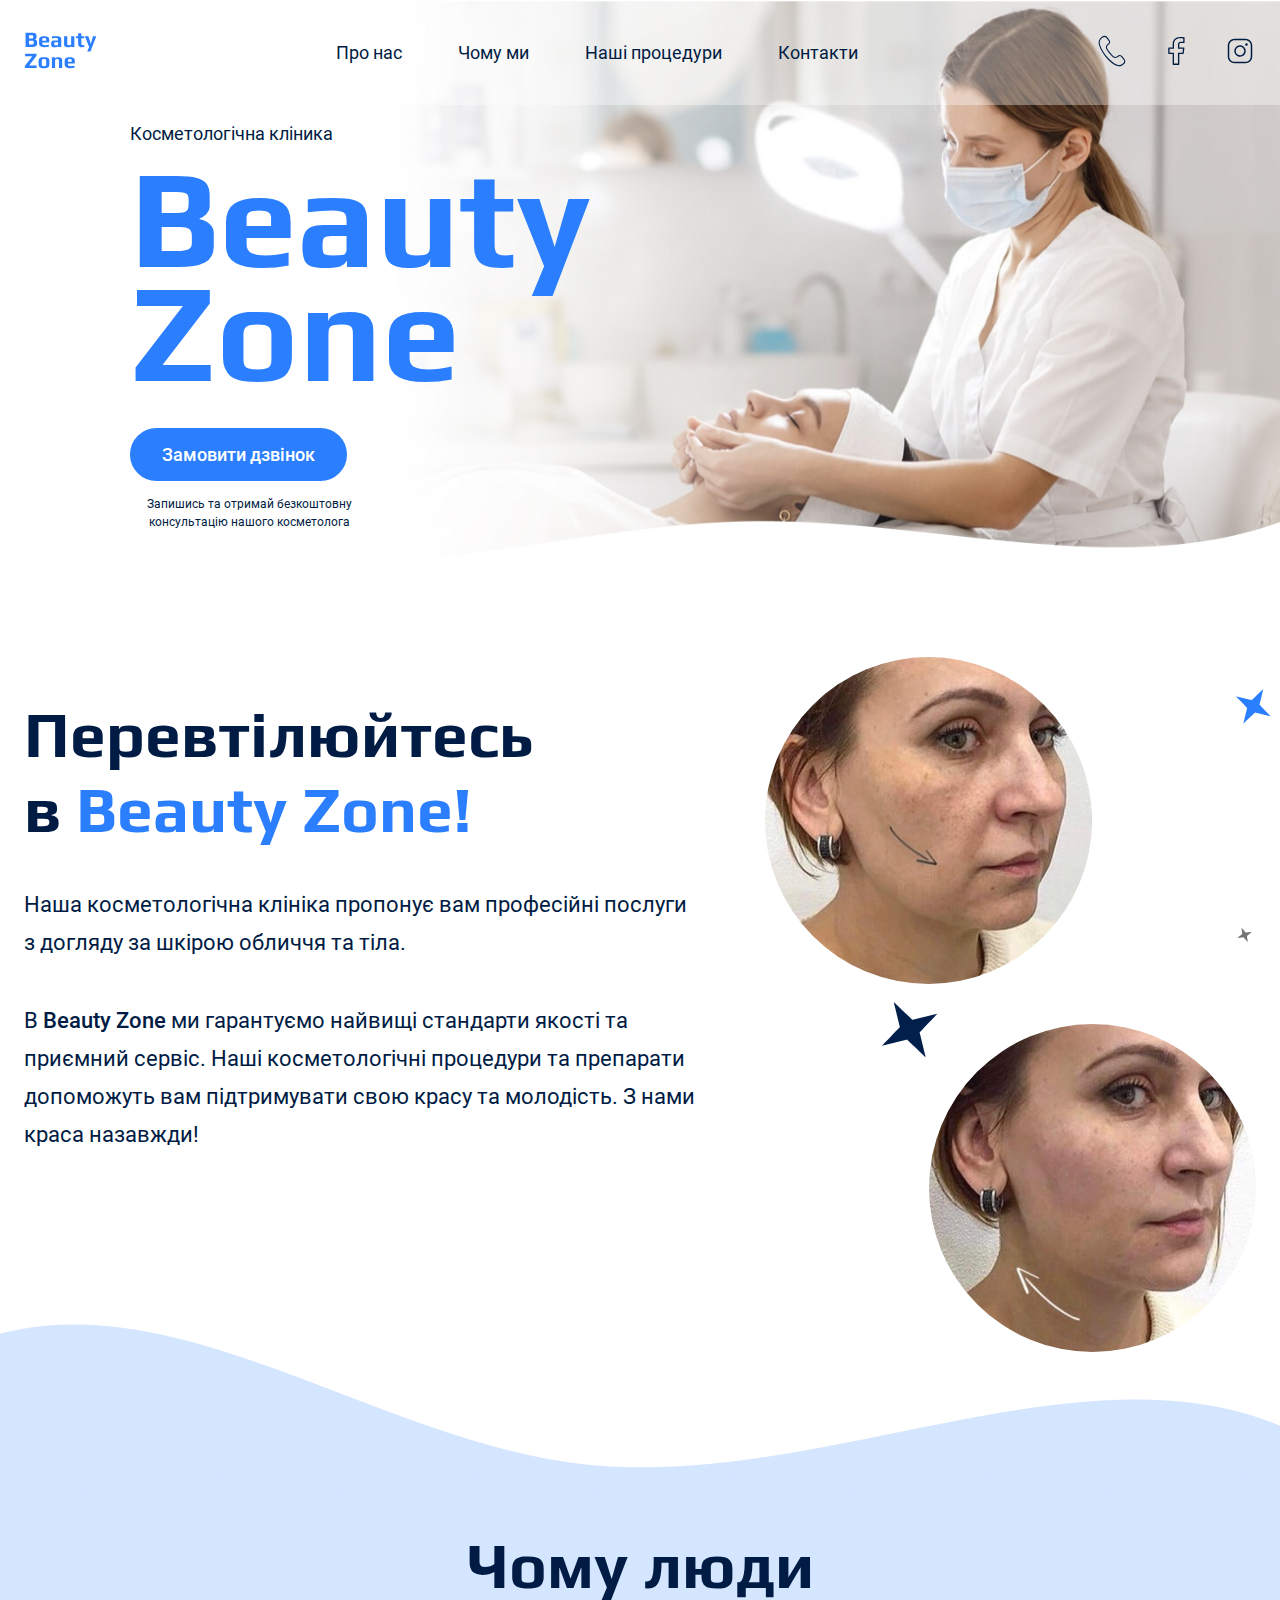
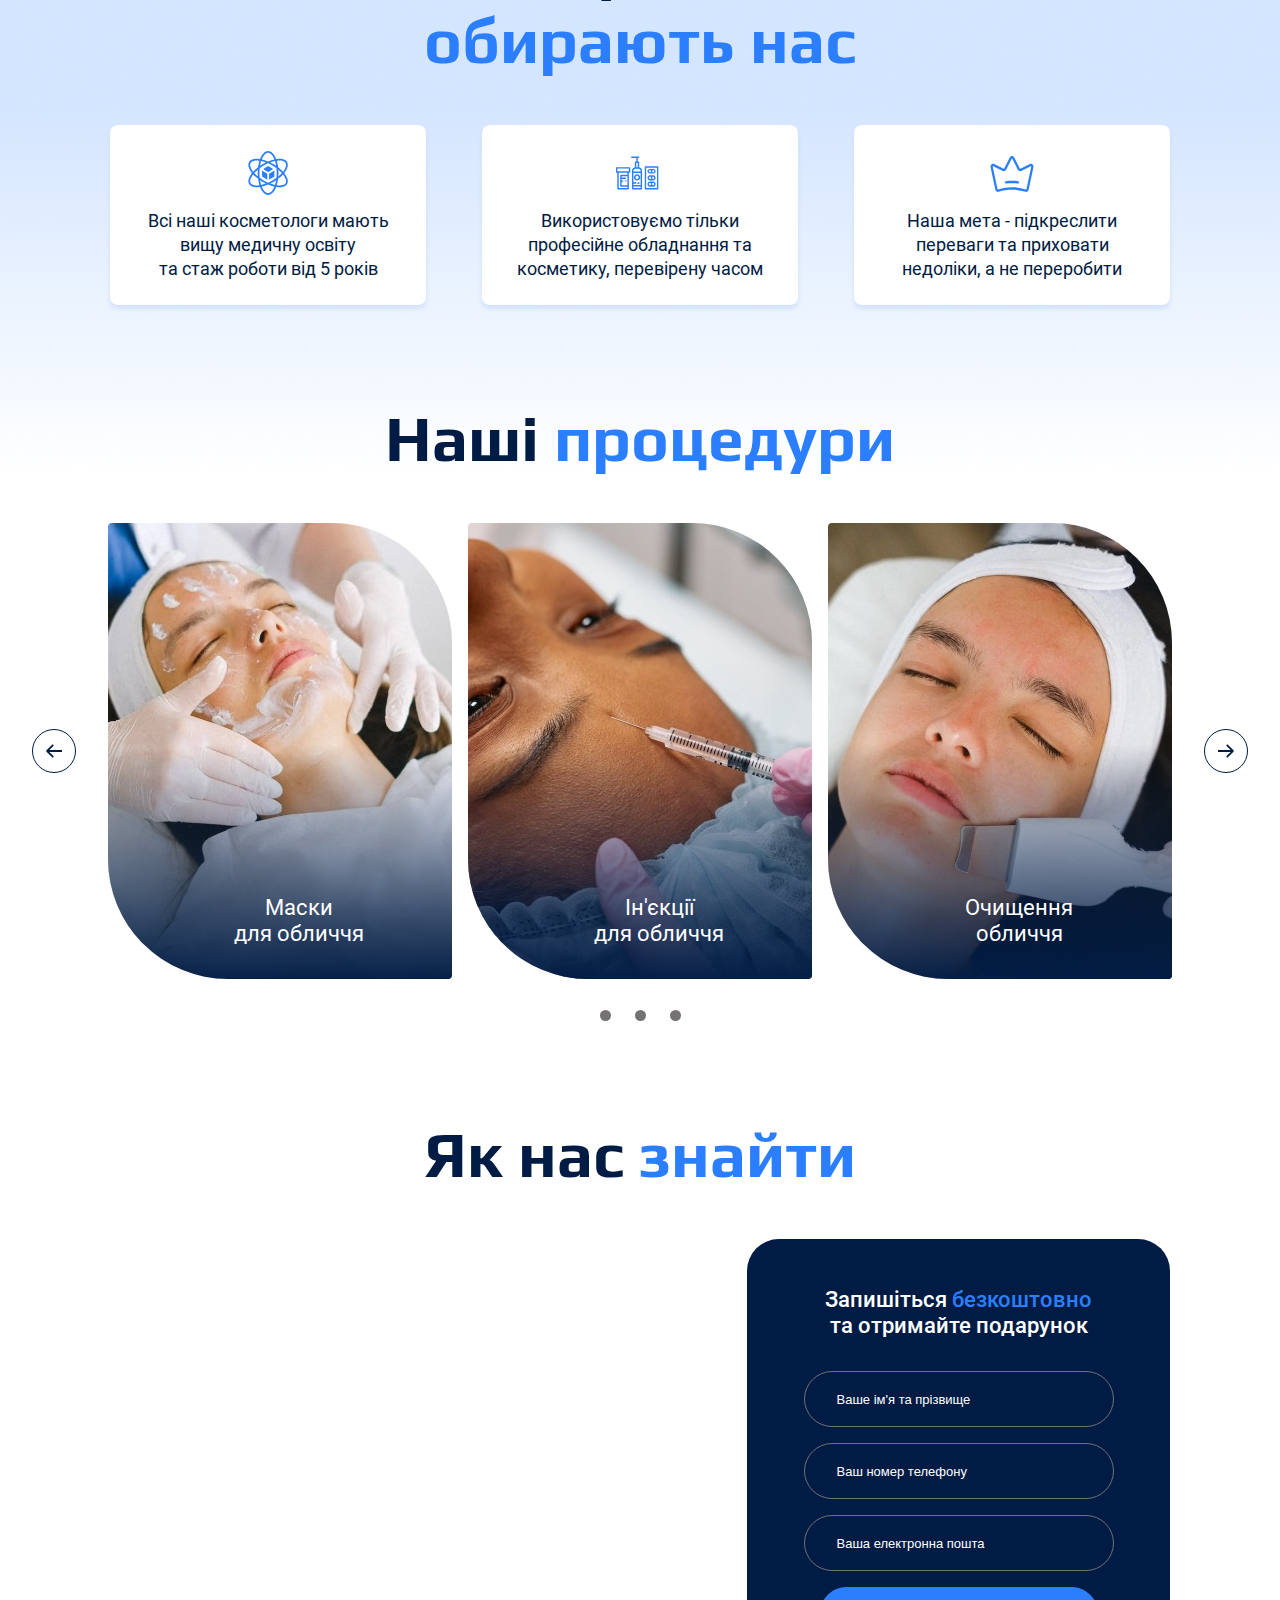
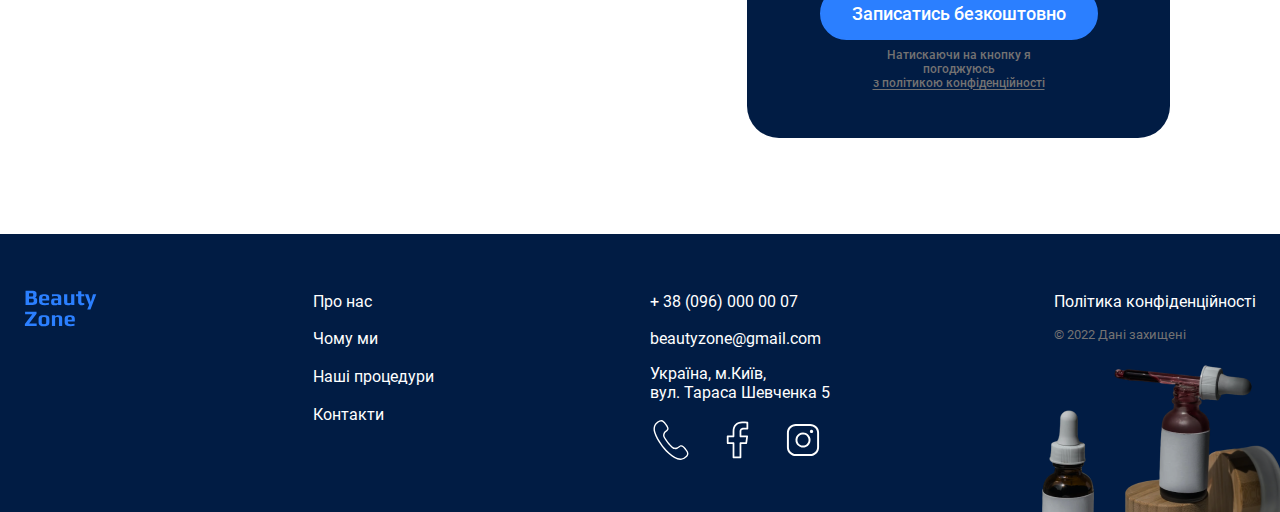
<file: index.html>
<!DOCTYPE html>
<html lang="uk">
  <head>
    <meta charset="UTF-8" />
    <!-- <meta http-equiv="X-UA-Compatible" content="IE=edge" /> -->
    <meta name="viewport" content="width=device-width, initial-scale=1.0" />
    <title>Косметологічна кліника</title>

    <!-- <link
      href="https://fonts.googleapis.com/css2?family=Play:wght@400;700&family=Roboto:wght@400;500;700&display=swap"
      rel="stylesheet"
    /> -->

    <link rel="stylesheet" href="./css/ctyles.css" />
  </head>

  <body>
    <header class="header">
      <div class="container">
        <div class="header-container">
          <nav class="header-nav">
            <a href="#">
              <img src="./images/logo.svg" alt="Логотип косметичної клініки" />
            </a>
            <ul class="header-menu">
              <li>
                <a class="header-link" href="#invitation-section">Про нас</a>
              </li>
              <li>
                <a class="header-link" href="#advantages-section">Чому ми</a>
              </li>
              <li>
                <a class="header-link" href="#procedure-section"
                  >Наші процедури</a
                >
              </li>
              <li>
                <a class="header-link" href="#contact-section">Контакти</a>
              </li>
            </ul>
          </nav>
          <address>
            <div class="header-adr">
              <a href="tel:+380960000007">
                <svg class="header-icon">
                  <use href="./images/icons.svg#icon-telephone"></use>
                </svg>
              </a>
              <a href="https://facebook.com" target="_blank">
                <svg class="header-icon">
                  <use href="./images/icons.svg#icon-facebook"></use>
                </svg>
              </a>
              <a href="https://instagram.com" target="_blank">
                <svg class="header-icon">
                  <use href="./images/icons.svg#icon-instagram"></use>
                </svg>
              </a>
            </div>
          </address>
        </div>
      </div>
    </header>

    <main>
      <section class="hero-section">
        <div class="container">
          <div class="hero-container">
            <p class="main-title">Косметологічна кліника</p>
            <h1 class="hero-title" lang="en">Beauty <br />Zone</h1>
            <div class="main-batton">
              <button class="modal-btn-open button" type="button">
                Замовити дзвінок
              </button>
              <p class="main-invit">
                Запишись та отримай безкоштовну консультацію нашого косметолога
              </p>
            </div>
          </div>
        </div>
      </section>

      <section class="invitation-section section" id="invitation-section">
        <div class="container">
          <div class="invitation-container">
            <div class="invitation-content">
              <h2 class="invitation-title section-title">
                Перевтілюйтесь в <span class="accent-brand">Beauty Zone!</span>
              </h2>
              <p class="invitation-text">
                Наша косметологічна клініка пропонує вам професійні послуги
                <br />з догляду за шкірою обличчя та тіла.
              </p>
              <p class="invitation-text">
                B <span class="accent">Beauty Zone</span> ми гарантуємо найвищі
                стандарти якості та приємний сервіс. Наші косметологічні
                процедури та препарати допоможуть вам підтримувати свою красу та
                молодість. З нами краса назавжди!
              </p>
            </div>
            <div class="invitation-images">
              <img
                class="invitation-face"
                src="./images/face-before.jpg"
                alt="Обличчя дівчини до процедури"
              />
              <img
                class="invitation-face"
                src="./images/face-after.jpg"
                alt="Обличчя дівчини після процедури"
              />
            </div>
            <div class="invitation-star1">
              <img src="./images/star1.png" alt="Велика зірочка" />
            </div>
            <div class="invitation-star2">
              <img src="./images/star2.png" alt="Середня зірочка" />
            </div>
            <div class="invitation-star3">
              <img src="./images/star3.png" alt="Маленька зірочка" />
            </div>
          </div>
        </div>
      </section>

      <section class="advantages-section section" id="advantages-section">
        <div class="container">
          <div class="advantages-container">
            <h2 class="section-title advantages-title centered">
              Чому люди <span class="accent-brand">обирають нас</span>
            </h2>
            <ul class="advantages-list">
              <li class="advantages-item">
                <svg class="advantages-icon">
                  <use href="./images/icons.svg#icon-materials"></use>
                </svg>
                <p class="advantages-text">
                  Всі наші косметологи мають вищу медичну освіту <br />та стаж
                  роботи від 5 років
                </p>
              </li>
              <li class="advantages-item">
                <svg class="advantages-icon">
                  <use href="./images/icons.svg#icon-medicinecosmetics"></use>
                </svg>
                <p class="advantages-text">
                  Використовуємо тільки професійне обладнання та косметику,
                  перевірену часом
                </p>
              </li>
              <li class="advantages-item">
                <svg class="advantages-icon">
                  <use href="./images/icons.svg#icon-crown-light"></use>
                </svg>
                <p class="advantages-text">
                  Наша мета - підкреслити переваги та приховати недоліки, а не
                  переробити
                </p>
              </li>
            </ul>
          </div>
        </div>
      </section>

      <section class="section" id="procedure-section">
        <div class="container">
          <h2 class="section-title procedure-title centered">
            Наші <span class="accent-brand">процедури</span>
          </h2>
          <div class="procedure-container">
            <button class="carousel-button" type="button">
              <svg width="16px" height="16px">
                <use href="./images/icons.svg#icon-arrow"></use>
              </svg>
            </button>
            <ul class="procedure-list">
              <li class="procedure-item">
                <article class="procedure-card">
                  <img
                    class="procedure-photo"
                    src="./images/maska.jpg"
                    alt="Процедура-маска"
                  />
                  <div class="procedure-fog">
                    <h3 class="procedure-text">Маски <br />для обличчя</h3>
                  </div>
                </article>
              </li>
              <li class="procedure-item">
                <article class="procedure-card">
                  <img
                    class="procedure-photo"
                    src="./images/injections.jpg"
                    alt="Процедура-ін'єкції"
                  />
                  <div class="procedure-fog">
                    <h3 class="procedure-text">Ін'єкції <br />для обличчя</h3>
                  </div>
                </article>
              </li>
              <li class="procedure-item">
                <article class="procedure-card">
                  <img
                    class="procedure-photo"
                    src="./images/cleaning.jpg"
                    alt="Процедура-очищення"
                  />
                  <div class="procedure-fog">
                    <h3 class="procedure-text">Очищення обличчя</h3>
                  </div>
                </article>
              </li>
            </ul>
            <button class="carousel-button next" type="button">
              <svg width="16px" height="16px">
                <use href="./images/icons.svg#icon-arrow"></use>
              </svg>
            </button>
          </div>
          <div class="procedure-desk">
            <div class="procedure-dot"></div>
            <div class="procedure-dot"></div>
            <div class="procedure-dot"></div>
          </div>
        </div>
      </section>

      <section class="contact-section section" id="contact-section">
        <div class="container">
          <h2 class="section-title contact-title centered">
            Як нас <span class="accent-brand">знайти</span>
          </h2>
          <div class="contact-container">
            <iframe
              class="contact-map"
              src="https://www.google.com/maps/embed?pb=!1m18!1m12!1m3!1d2540.932390054525!2d30.515600376011946!3d50.44235998794697!2m3!1f0!2f0!3f0!3m2!1i1024!2i768!4f13.1!3m3!1m2!1s0x40d4cef8b5f6338d%3A0x25c7f06ad686451c!2z0LHRg9C7LiDQotCw0YDQsNGB0LAg0KjQtdCy0YfQtdC90LrQviwgNSwg0JrQuNC10LIsIDAyMDAw!5e0!3m2!1sru!2sua!4v1704843495566!5m2!1sru!2sua"
              width="605"
              height="481"
              style="border: 0"
              allowfullscreen=""
              loading="lazy"
              referrerpolicy="no-referrer-when-downgrade"
            ></iframe>
            <div class="contact-form">
              <p class="modal-text">
                Запишіться <span class="accent-brand">безкоштовно</span> та
                отримайте подарунок
              </p>
              <!-- <form action="" name="modal-form" autocomplete="off" novalidate> -->
              <form name="modal-form" autocomplete="off">
                <div class="contact-fied">
                  <label class="form-label visualy-hidden" for="user-name"
                    >Ім'я</label
                  >
                  <input
                    class="form-input"
                    type="text"
                    name="username"
                    id="user-name"
                    placeholder="Ваше ім'я та прізвище"
                    pattern="^[Є-ЯҐа-їґ]+\s[Є-ЯҐа-їґ]+$"
                    maxlength="21"
                    required
                  />
                </div>
                <div class="contact-fied">
                  <label class="form-label visualy-hidden" for="user-tel"
                    >Телефон</label
                  >
                  <input
                    class="form-input"
                    type="tel"
                    name="usertel"
                    id="user-tel"
                    placeholder="Ваш номер телефону"
                    pattern="^\+[0-9]{12}"
                    required
                  />
                </div>
                <div class="contact-fied">
                  <label class="form-label visualy-hidden" for="user-email"
                    >email</label
                  >
                  <input
                    class="form-input"
                    type="email"
                    name="useremail"
                    id="user-email"
                    placeholder="Ваша електронна пошта"
                    required
                  />
                </div>
                <button class="form-button button" type="submit">
                  Записатись безкоштовно
                </button>
                <p class="contact-terms">
                  Натискаючи на кнопку я погоджуюсь
                  <a
                    class="form-terms-link"
                    href="politika.html"
                    target="_blank"
                    >з політикою конфіденційності
                  </a>
                </p>
              </form>
            </div>
          </div>
        </div>
      </section>
    </main>

    <footer class="footer">
      <div class="container">
        <div class="footer-container">
          <nav class="footer-nav">
            <div class="footer-logo">
              <a href="#">
                <img
                  src="./images/logo.svg"
                  alt="Логотип косметичної клініки"
                />
              </a>
            </div>
            <ul class="footer-menu">
              <li>
                <a class="footer-link" href="#invitation-section">Про нас</a>
              </li>
              <li>
                <a class="footer-link" href="#advantages-section">Чому ми</a>
              </li>
              <li>
                <a class="footer-link" href="#procedure-section"
                  >Наші процедури</a
                >
              </li>
              <li>
                <a class="footer-link last" href="#contact-section">Контакти</a>
              </li>
            </ul>
          </nav>
          <div class="footer-adress">
            <address class="adress-list">
              <ul>
                <li>
                  <a class="footer-link" href="tel:+380960000007"
                    >+ 38 (096) 000 00 07</a
                  >
                </li>
                <li>
                  <a class="footer-link" href="mailto:beautyzone@gmail.com"
                    >beautyzone@gmail.com</a
                  >
                </li>
                <li>
                  <a
                    class="footer-link"
                    href="https://maps.app.goo.gl/9SvsVYdLeDnGmzAJ8"
                    target="_blank"
                    >Україна, м.Київ,<br />вул. Тараса Шевченка 5
                  </a>
                </li>
              </ul>
              <div class="footer-social">
                <a href="tel:+380960000007">
                  <svg class="footer-icon">
                    <use href="./images/icons.svg#icon-telephone"></use>
                  </svg>
                </a>
                <a href="https://facebook.com" target="_blank">
                  <svg class="footer-icon">
                    <use href="./images/icons.svg#icon-facebook"></use>
                  </svg>
                </a>
                <a href="https://instagram.com" target="_blank">
                  <svg class="footer-icon">
                    <use href="./images/icons.svg#icon-instagram"></use>
                  </svg>
                </a>
              </div>
            </address>
            <div>
              <a class="footer-link" href="politika.html" target="_blank">
                Політика конфіденційності
              </a>
              <p class="addrescopyright">&copy; 2022 Дані захищені</p>
            </div>
          </div>
        </div>
      </div>
    </footer>

    <div class="backdrop is-hidden">
      <div class="modal">
        <!-- <button class="modal-btn-close" type="button">Close</button> -->
        <button class="modal-btn-close" type="button">
          <svg width="16px" height="16px">
            <use href="./images/icons.svg#icon-close"></use>
          </svg>
        </button>
        <h2 class="modal-title section-title centered">Замовити дзвінок</h2>
        <p class="modal-text">
          Запишіться <span class="accent-brand">безкоштовно</span> та отримайте
          подарунок
        </p>
        <!-- <form action="" name="modal-form" autocomplete="off" novalidate> -->
        <form name="modal-form" autocomplete="off">
          <div class="form-fied">
            <label class="form-label visualy-hidden" for="user-name"
              >Ім'я</label
            >
            <input
              class="form-input"
              type="text"
              name="username"
              id="user-name"
              placeholder="Ваше ім'я та прізвище"
              pattern="^[Є-ЯҐа-їґ]+\s[Є-ЯҐа-їґ]+$"
              maxlength="21"
              required
            />
          </div>
          <div class="form-fied">
            <label class="form-label visualy-hidden" for="user-tel"
              >Телефон</label
            >
            <input
              class="form-input"
              type="tel"
              name="usertel"
              id="user-tel"
              placeholder="Ваш номер телефону"
              pattern="^\+[0-9]{12}"
              required
            />
          </div>
          <div class="form-fied">
            <label class="form-label visualy-hidden" for="user-email"
              >email</label
            >
            <input
              class="form-input"
              type="email"
              name="useremail"
              id="user-email"
              placeholder="Ваша електронна пошта"
              required
            />
          </div>
          <button class="form-button button" type="submit">
            Записатись безкоштовно
          </button>
          <p class="form-terms">
            Натискаючи на кнопку я погоджуюсь
            <a class="form-terms-link" href="politika.html" target="_blank"
              >з політикою конфіденційності
            </a>
          </p>
        </form>
      </div>
    </div>

    <script src="./js/modal.js"></script>
  </body>
</html>
</file>
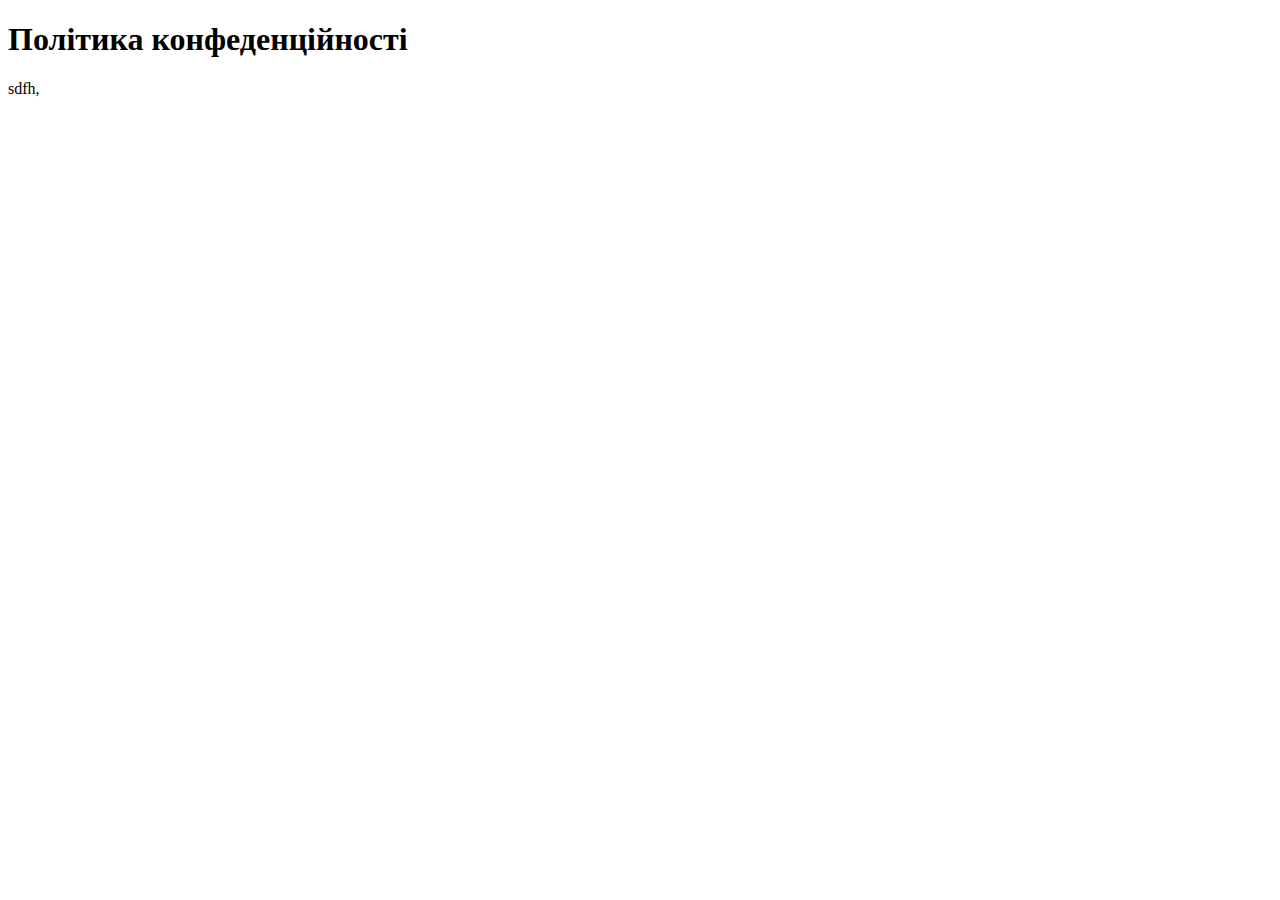
<file: politika.html>
<!DOCTYPE html>
<html lang="en">
  <head>
    <meta charset="UTF-8" />
    <meta name="viewport" content="width=device-width, initial-scale=1.0" />
    <title>Document</title>
  </head>
  <body>
    <h1>Політика конфеденційності</h1>
    <p>sdfh,</p>
  </body>
</html>
</file>
<file: css/ctyles.css>
@font-face {
  font-display: swap;
  font-family: 'Play';
  font-weight: 400;
  src: url('../fonts/play-v19-cyrillic_latin-regular.woff2') format('woff2');
}
@font-face {
  font-display: swap;
  font-family: 'Play';
  font-weight: 700;
  src: url('../fonts/play-v19-cyrillic_latin-700.woff2') format('woff2');
}

@font-face {
  font-display: swap;
  font-family: 'Roboto';
  font-weight: 400;
  src: url('../fonts/roboto-v30-cyrillic_latin-regular.woff2') format('woff2');
}
@font-face {
  font-display: swap;
  font-family: 'Roboto';
  font-weight: 500;
  src: url('../fonts/roboto-v30-cyrillic_latin-500.woff2') format('woff2');
}
@font-face {
  font-display: swap;
  font-family: 'Roboto';
  font-weight: 700;
  src: url('../fonts/roboto-v30-cyrillic_latin-700.woff2') format('woff2');
}

:root {
  --color-primary-light: #ffffff;
  --color-primary-brand: #2b7fff;
  --color-primary-dark: #011c44;
  --color-secondary-brand: #011f4a;
  --color-secondary-dark: #4a4a4a;
  --color-secondary-normal: #747272;
  --color-secondary-solary: #ffd02b;
  --color-secondary-black: #000000;
}

/* Basic */
*,
*::before,
*::after {
  box-sizing: border-box;
}

body {
  color: var(--color-primary-dark);
  background-color: var(--color-primary-light);
  font-family: 'Roboto', sans-serif;
  font-weight: 400;
  font-size: 18px;
  line-height: 1.17;
  margin: 0;

  background-image: url(../images/background2.png);
  background-position: center 1324px;
  background-repeat: no-repeat;
  width: 100%;
}

h1,
h2,
h3,
h4,
h5,
h6,
p {
  margin-top: 0px;
}

a {
  display: inline-block;
}

.accent-brand {
  color: var(--color-primary-brand);
}

address {
  font-style: normal;
}

ul {
  margin: 0;
  padding: 0;
  list-style-type: none;
}

.visualy-hidden {
  position: absolute;
  left: -10000px;
  top: auto;
  width: 1px;
  height: 1px;
  overflow: hidden;
}

.section {
  padding: 48px 0px;
  /* border: 1px solid yellow;  remove */
}

.container {
  width: 100%;
  max-width: 1288px;
  margin: 0 auto;
  padding: 0 24px;
  /* border: 1px solid black; remove */
}

/* Button */
.button {
  padding: 14px 30px;
  background-color: var(--color-primary-brand);
  border: 2px solid var(--color-primary-brand);
  border-radius: 32px;
  color: var(--color-primary-light);
  font-family: Roboto, sans-serif;
  font-weight: 500;
  font-size: 18px;
  line-height: 1.17;
  /* word-spacing: 10px; */
  cursor: pointer;
  transition: background-color 0.2s, color 0.2s;
}

.button:hover {
  background-color: transparent;
  color: var(--color-primary-dark);
}

/* Link */
.header-link {
  color: var(--color-primary-dark);
  text-decoration: none;
  font-weight: 400;
  transition: color 0.2s;
}

.header-link:hover {
  color: var(--color-primary-brand);
  transform: scale(1.1);
  /* font-weight: 700; */
}

/* Header */
.header {
  /* z-index: 2; */
  position: absolute;
  /* position: fixed;  remove */
  top: 0;
  left: 0;
  width: 100%;
  background-color: rgba(255, 255, 255, 0.35);
  padding-top: 32px;
  padding-bottom: 32px;
}

.header-container {
  display: flex;
  align-items: center;
  gap: 40px;
}

.header-nav {
  display: flex;
  align-items: center;
  flex-grow: 1;
  gap: 40px;
}

.header-menu {
  display: flex;
  gap: 56px;
  flex-grow: 1;
  justify-content: center;
}

.header-adr {
  display: flex;
  gap: 32px;
  align-items: center;
}

.header-icon {
  width: 32px;
  height: 32px;
  fill: var(--color-primary-dark);
  transition: fill 0.2s;
}

.header-icon:hover {
  fill: var(--color-primary-brand);
}

/* Hero section */
.hero-section {
  padding: 123px 0 78px 0;
  background-image: url(../images/beuty-fon.jpg);
  background-position: 38px 1px;
  background-repeat: no-repeat;
  background-size: cover;
  /* background-attachment: fixed; */
  /* border: 1px solid red; remove*/
}

/* .hero-section {
  background-image: linear-gradient(
      180.05deg,
      rgba(1, 28, 68, 0) 48.53%,
      rgba(1, 28, 68, 0.725825) 84.61%,
      #011c44 101.39%
    ),
    url(../images/beauty-zone.jpg);
} */

.hero-container {
  padding-left: 106px;
  /* border: 1px solid #fd4ad1; remove */
}

.main-title {
  margin-bottom: 16px;
}

.hero-title {
  /* width: 529px; */
  font-family: Play, sans-serif;
  font-weight: 700;
  font-size: 140px;
  line-height: 0.815;
  /* border: 1px solid red; */
  color: var(--color-primary-brand);
  margin-bottom: 40px;
}

.main-batton {
  width: 238px;
  /* height: 103px; */
  /* border: 1px solid red; */
}
.main-invit {
  font-size: 12px;
  line-height: 1.5;
  margin-top: 14px;
  margin-bottom: 0;
  text-align: center;
}

/* h2  */
.section-title {
  font-family: Play, sans-serif;
  font-weight: 700;
  font-size: 64px;
  line-height: 1.16;
}
.section-title.centered {
  text-align: center;
}

/* Invitation section */
.invitation-section {
  padding-bottom: 128px;
}

.invitation-container {
  position: relative;
  display: flex;
  justify-content: space-between;
  gap: 32px;
  flex-wrap: wrap;
}

.invitation-content {
  max-width: 709px;
  max-height: 695px;
  padding-top: 40px;
}

.invitation-title {
  max-width: 529px;
  margin-bottom: 40px;
}

.invitation-text {
  font-size: 22px;
  line-height: 1.73;
  margin-bottom: 40px;
}

.invitation-content .invitation-text:last-child {
  margin-bottom: 0;
}

.invitation-text .accent {
  font-weight: 500;
}

.invitation-images {
  display: flex;
  flex-direction: column;
  flex-grow: 1;
  justify-content: space-between;
  align-items: flex-start;
  gap: 40px;
}

.invitation-images :nth-child(2) {
  align-self: end;
}

.invitation-face {
  border-radius: 50%;
}

.invitation-star1 {
  position: absolute;
  top: 345px;
  left: 858px;
  animation-name: spin1;
  animation-timing-function: linear;
  animation-duration: 10s;
  /* animation-iteration-count: 5; */
  animation-iteration-count: infinite;
}

.invitation-star1:hover {
  position: absolute;
  top: 345px;
  left: 858px;
  animation-name: spin1-hover;
  animation-timing-function: linear;
  animation-duration: 2s;
  /* animation-iteration-count: 5; */
  animation-iteration-count: infinite;
}

@keyframes spin1 {
  0% {
    transform: rotate(0turn) scale(1);
  }
  25% {
    transform: rotate(-0.5turn) scale(0.4);
  }
  50% {
    transform: rotate(-turn) scale(0.9);
  }
  75% {
    transform: rotate(-1.5turn) scale(1.4);
  }
  100% {
    transform: rotate(-2turn) scale(1);
  }
}

@keyframes spin1-hover {
  from {
    transform: rotate(0turn) scale(1);
  }
  to {
    transform: rotate(2turn) scale(1);
  }
}

.invitation-star2 {
  position: absolute;
  top: 32px;
  left: 1212px;
  animation-name: spin2;
  animation-timing-function: linear;
  animation-delay: 2s;
  animation-duration: 8s;
  animation-iteration-count: infinite;
}

@keyframes spin2 {
  0% {
    transform: rotate(0turn) scale(1);
  }
  25% {
    transform: rotate(0.5turn) scale(0.4);
  }
  50% {
    transform: rotate(turn) scale(0.9);
  }
  75% {
    transform: rotate(1.5turn) scale(1.4);
  }
  100% {
    transform: rotate(2turn) scale(1);
  }
}

.invitation-star3 {
  position: absolute;
  top: 269px;
  left: 1213px;
  animation-name: spin3;
  animation-timing-function: linear;
  animation-duration: 10s;
  /* animation-iteration-count: 5; */
  animation-iteration-count: infinite;
}

@keyframes spin3 {
  0% {
    transform: translate(0px, 0px) rotate(0turn) scale(1);
  }
  30% {
    transform: translate(10px, -100px) rotate(2turn) scale(0.4);
  }
  60% {
    transform: translate(-140px, 40px) rotate(6turn) scale(1.7);
  }
  90% {
    transform: translate(0px, 0px) rotate(8turn) scale(1);
  }
  100% {
    transform: translate(0px, 0px) rotate(10turn) scale(1);
  }
}

/* Advantages section */
.advantages-section {
}

.advantages-container {
  max-width: 1060px;
  margin: 0 auto;
  /* border: 1px solid gray; revmove */
}

.advantages-title {
  max-width: 432px;
  margin: 0 auto;
  margin-bottom: 48px;
}

.advantages-list {
  display: flex;
  gap: 56px;
  text-align: center;
}

.advantages-item {
  padding: 24px 32px;
  border-radius: 8px;
  flex-basis: calc((100%) / 3);
  background-color: var(--color-primary-light);
  box-shadow: 0px 4px 4px 0px #a8c6f561;
}

.advantages-text {
  line-height: 1.33;
  margin-top: 8px;
  margin-bottom: 0;
}

.advantages-icon {
  width: 48px;
  height: 48px;
  fill: var(--color-primary-brand);
}

/* Procedure section */
.procedure-title {
  margin-bottom: 48px;
}

.procedure-container {
  display: flex;
  max-width: 1216px;
  margin: 0 auto;
  align-items: center;
  gap: 32px;
}

.procedure-list {
  display: flex;
  flex-grow: 1;
  gap: 16px;
  flex-wrap: wrap;
}

.procedure-item {
  flex-basis: calc((100% - 32px) / 3);
}

.procedure-card {
  position: relative;
  transition: transform 0.3s;
}

.procedure-card:hover {
  transform: scale(1.06);
}

.procedure-card,
.procedure-photo,
.procedure-fog {
  height: 456px;
  max-width: 344px;
  border-radius: 4px 120px;
}

.procedure-photo,
.procedure-fog {
  position: absolute;
  top: 0;
  left: 0;
  right: 0;
}

.procedure-fog {
  padding-top: 372px;
  padding-left: 115px;
  padding-right: 77px;
  color: var(--color-primary-light);
  background-image: linear-gradient(
    180.05deg,
    rgba(1, 28, 68, 0) 48.53%,
    rgba(1, 28, 68, 0.725825) 84.61%,
    #011c44 101.39%
  );
}

.procedure-text {
  font-weight: 400;
  font-size: 22px;
  line-height: 1.18;
  /* min-width: 344px; */
  text-align: center;
  margin-bottom: 0;
}

/* Carousel  */
.carousel-button {
  display: flex;
  align-items: center;
  justify-content: center;
  width: 44px;
  height: 44px;
  flex-shrink: 0;
  padding: 0;
  background-color: transparent;
  border: 1px solid var(--color-primary-dark);
  border-radius: 50%;
  fill: var(--color-primary-dark);
  cursor: pointer;
}

.carousel-button.next {
  transform: rotate(180deg);
  /* -webkit-transform: rotate(180deg); */
}

.carousel-button:hover {
  background-color: var(--color-primary-dark);
  fill: var(--color-primary-light);
}

.procedure-desk {
  display: flex;
  height: 42px;
  justify-content: center;
  gap: 24px;
  align-items: flex-end;
}

.procedure-dot {
  width: 11px;
  height: 11px;
  background-color: var(--color-secondary-normal);
  border-radius: 50%;
  transition: background-color 0.2s;
}

.procedure-dot:hover {
  background-color: var(--color-primary-brand);
}

/* Contact section */
.contact-section {
  padding-bottom: 96px;
}

.contact-title {
  margin-bottom: 48px;
}

.contact-container {
  display: flex;
  gap: 32px;
  max-width: 1060px;
  margin: 0 auto;
}

.contact-map {
  flex-shrink: 0;
  border-radius: 16px;
  border: none;
}

.contact-form {
  flex-grow: 1;
  max-width: 423px;
  background-color: var(--color-primary-dark);
  color: var(--color-primary-light);
  padding: 48px 56px;
  border-radius: 32px;
  font-size: 22px;
  text-align: center;
}

.contact-fied {
  max-width: 310px;
  margin: 0 auto 16px;
}

.contact-terms {
  max-width: 213px;
  margin: 0 auto;
  font-weight: 500;
  font-size: 12px;
  text-align: center;
  color: var(--color-secondary-normal);
}

/* Footer section */
.footer {
  position: relative;
  background-color: var(--color-primary-dark);
  padding: 56px 0;
  max-height: 278px;
}

.footer::after {
  position: absolute;
  right: 0px;
  bottom: 0;
  width: 247px;
  height: 152px;
  background-image: url(../images/footer-decor.png);
  background-repeat: no-repeat;
  content: '';
}

.footer-container {
  display: flex;
  gap: 20px;
}

.footer-nav,
.footer-adress {
  display: flex;
  flex-basis: 50%;
  gap: 20px;
}

.footer-logo,
.footer-menu,
.adress-list {
  flex-grow: 1;
}

.footer-link {
  color: var(--color-primary-light);
  font-size: 16px;
  text-decoration: none;
  margin-bottom: 16px;
  transition: color 0.2s;
}

.footer-link.last {
  margin-bottom: 0;
}

.footer-link:hover {
  color: var(--color-primary-brand);
}

.footer-social {
  display: flex;
  gap: 24px;
  align-items: center;
}
.footer-icon {
  width: 42px;
  height: 42px;
  fill: var(--color-primary-light);
  transition: fill 0.2s;
}

.footer-icon:hover {
  fill: var(--color-primary-brand);
}

.addrescopyright {
  color: var(--color-secondary-normal);
  font-size: 13px;
}

/* Modal */
.backdrop {
  position: fixed;
  top: 0;
  left: 0;
  bottom: 0;
  right: 0;
  display: flex;
  align-items: center;
  justify-content: center;
  padding: 20px 0;
  background-color: rgba(1, 31, 74, 0.4);
  transition: opacity 0.2s, visibility 0.2s;
}

.backdrop.is-hidden {
  opacity: 0.5;
  visibility: hidden;
  pointer-events: none;
}

.modal {
  position: relative;
  width: 100%;
  max-width: 723px;
  height: 100%;
  max-height: 681px;
  background-color: var(--color-primary-dark);
  color: var(--color-primary-light);
  border-radius: 32px;
  padding-top: 42px;
  overflow-y: auto;
}

.modal-btn-close {
  display: flex;
  position: absolute;
  top: 40px;
  right: 40px;
  padding: 8px;
  align-items: center;
  justify-content: center;
  background-color: transparent;
  stroke: var(--color-primary-light);
  fill: transparent;
  border: none;
  /* border: 1px solid transparent; */

  cursor: pointer;
}

/* Form */
.modal-title {
  max-width: 435px;
  margin: 0 auto 40px;
}

.modal-text {
  max-width: 274px;
  margin: 0 auto 32px;
  font-weight: 500;
  font-size: 22px;
  text-align: center;
}

.form-fied {
  max-width: 310px;
  margin: 0 auto 24px;
}

.form-label {
  display: block;
}

.form-input {
  padding: 18px 32px;
  width: 100%;
  border: 1px solid var(--color-secondary-normal);
  border-radius: 32px;
  background-color: transparent;
  color: var(--color-primary-light);
  font-size: 16px;
  transition: background 0.2s;
}

.form-input:focus {
  background: var(--color-secondary-normal);
  outline: none;
}

.form-input::placeholder {
  color: var(--color-primary-light);
  font-size: 13px;
  /* transition: background 0.2s; */
}

.form-input:focus::placeholder {
  /* background: var(--color-primary-dark); */
}

.form-button {
  display: block;
  margin: 0 auto 8px;
}

.form-button:hover {
  color: var(--color-primary-light);
}

.form-terms {
  max-width: 213px;
  margin: 0 auto 42px;
  font-weight: 500;
  font-size: 12px;
  text-align: center;
  color: var(--color-secondary-normal);
}
.form-terms-link {
  color: var(--color-secondary-normal);
  text-underline-offset: 2px;
}
</file>
